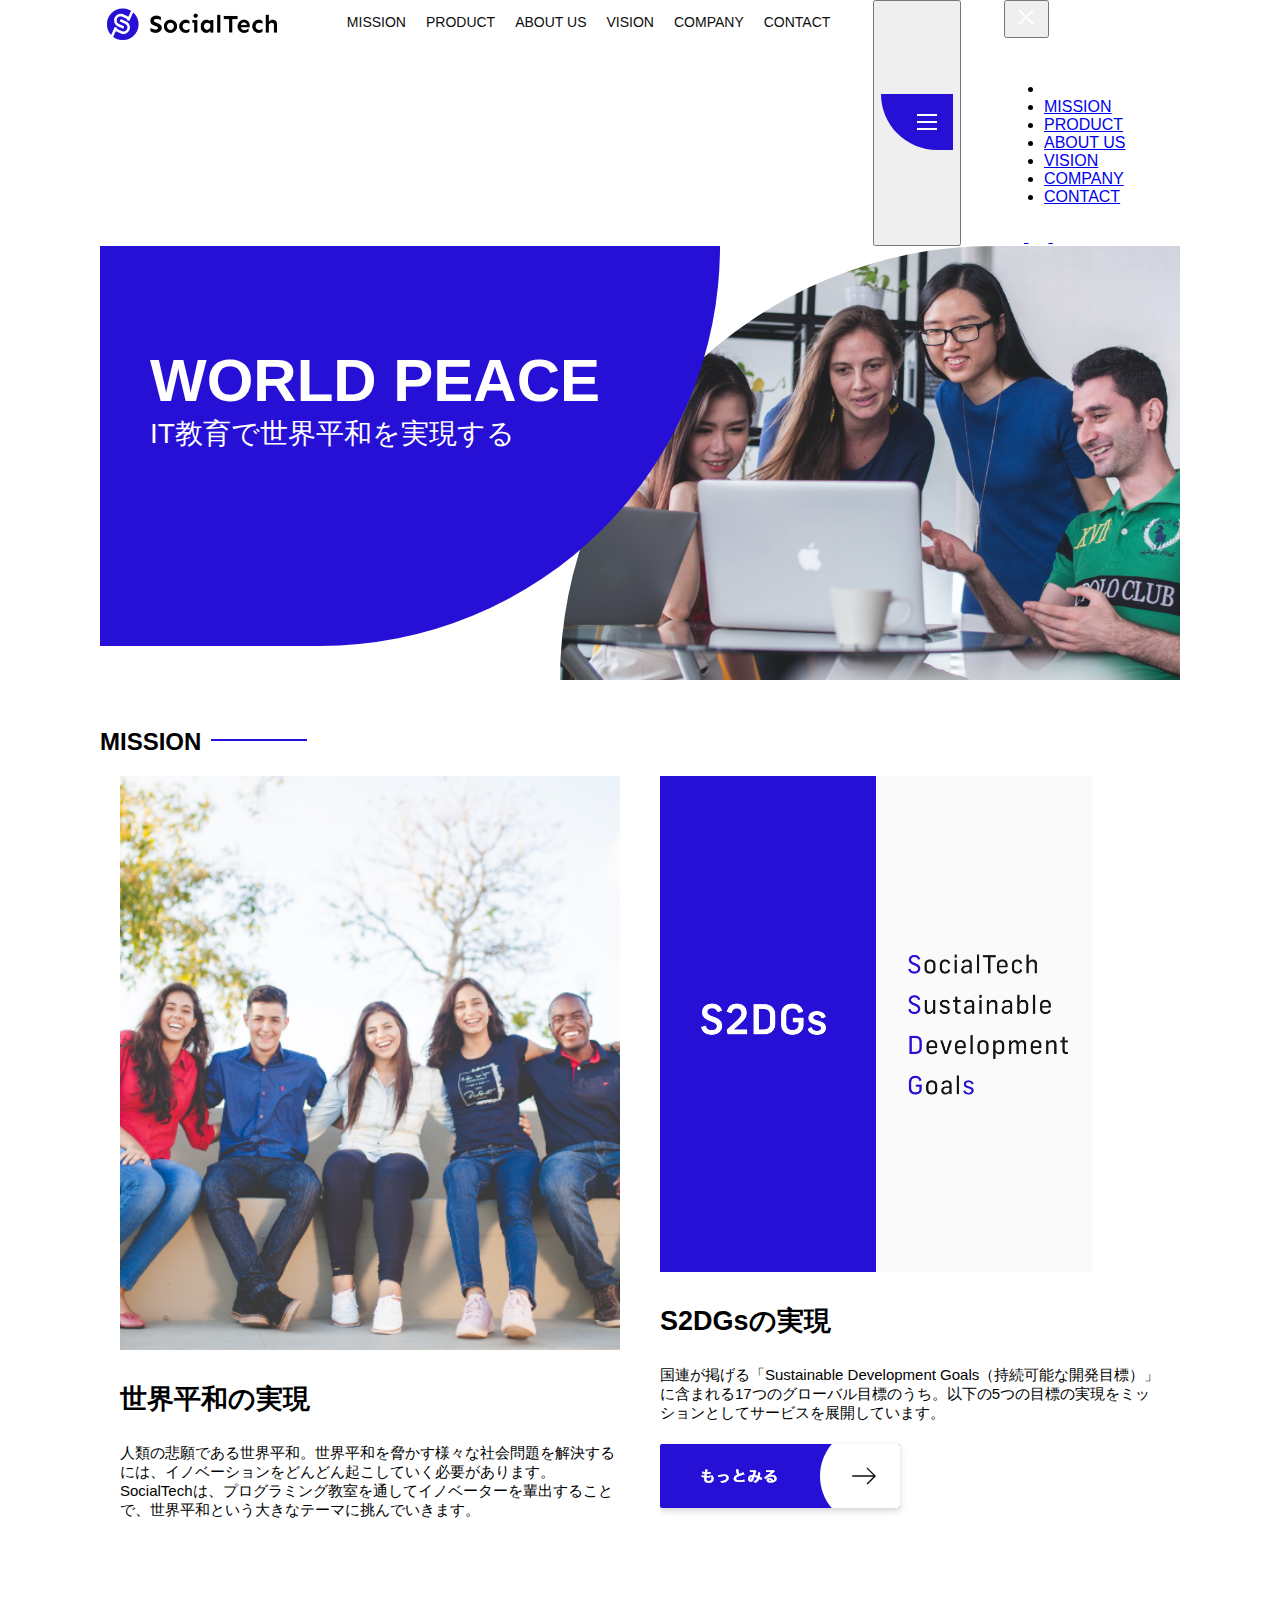
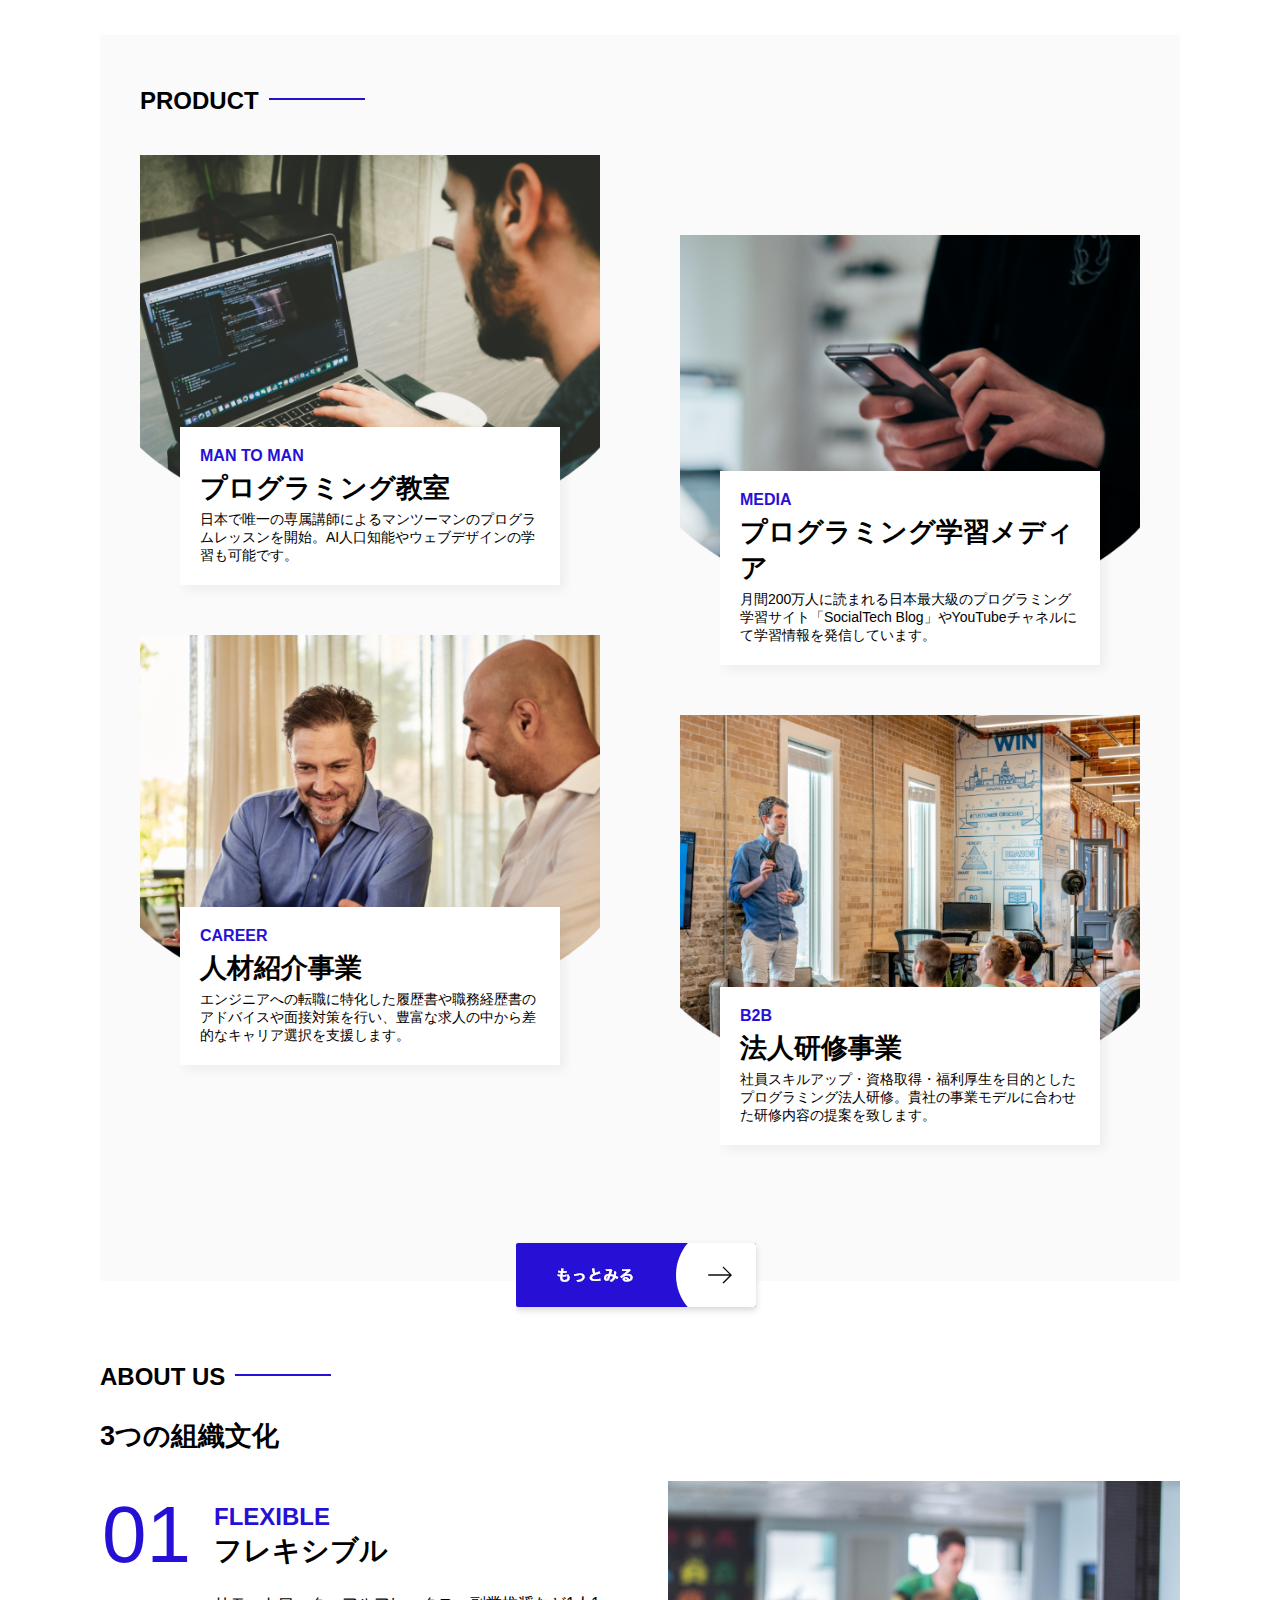
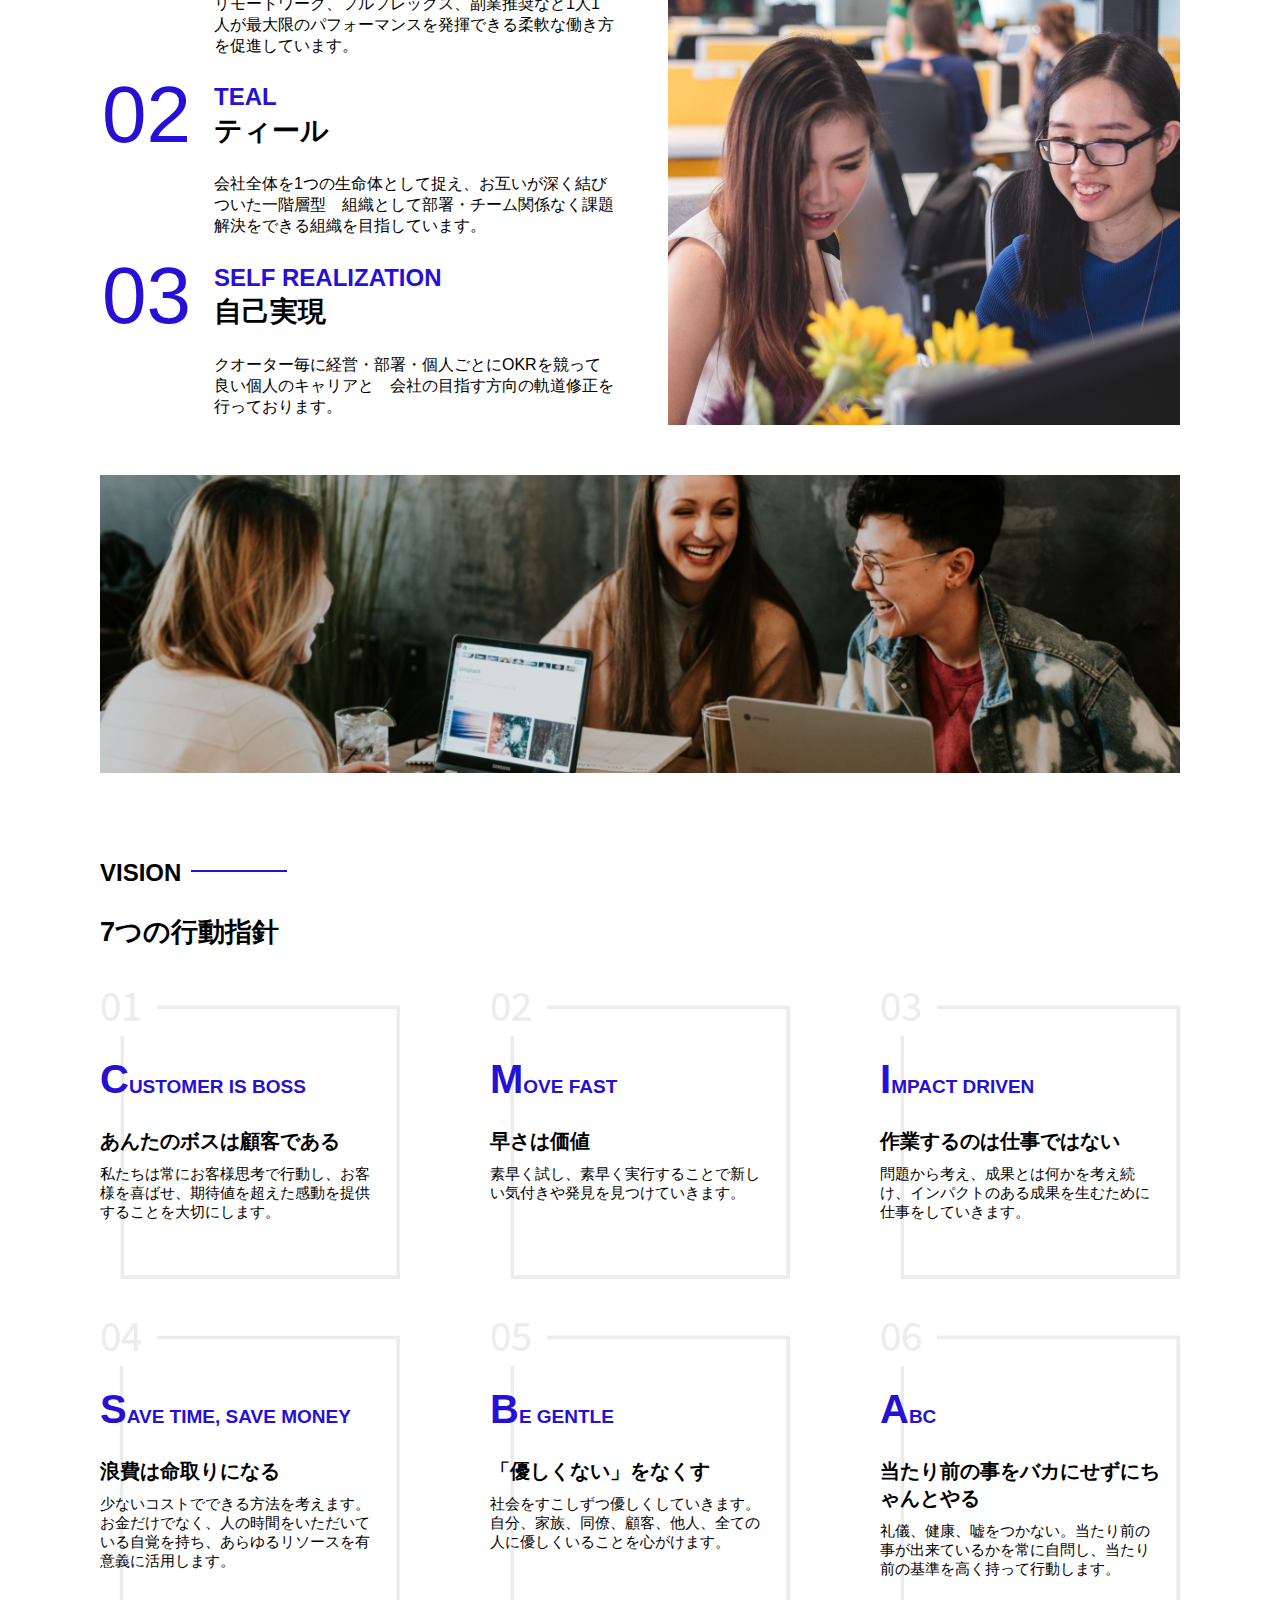
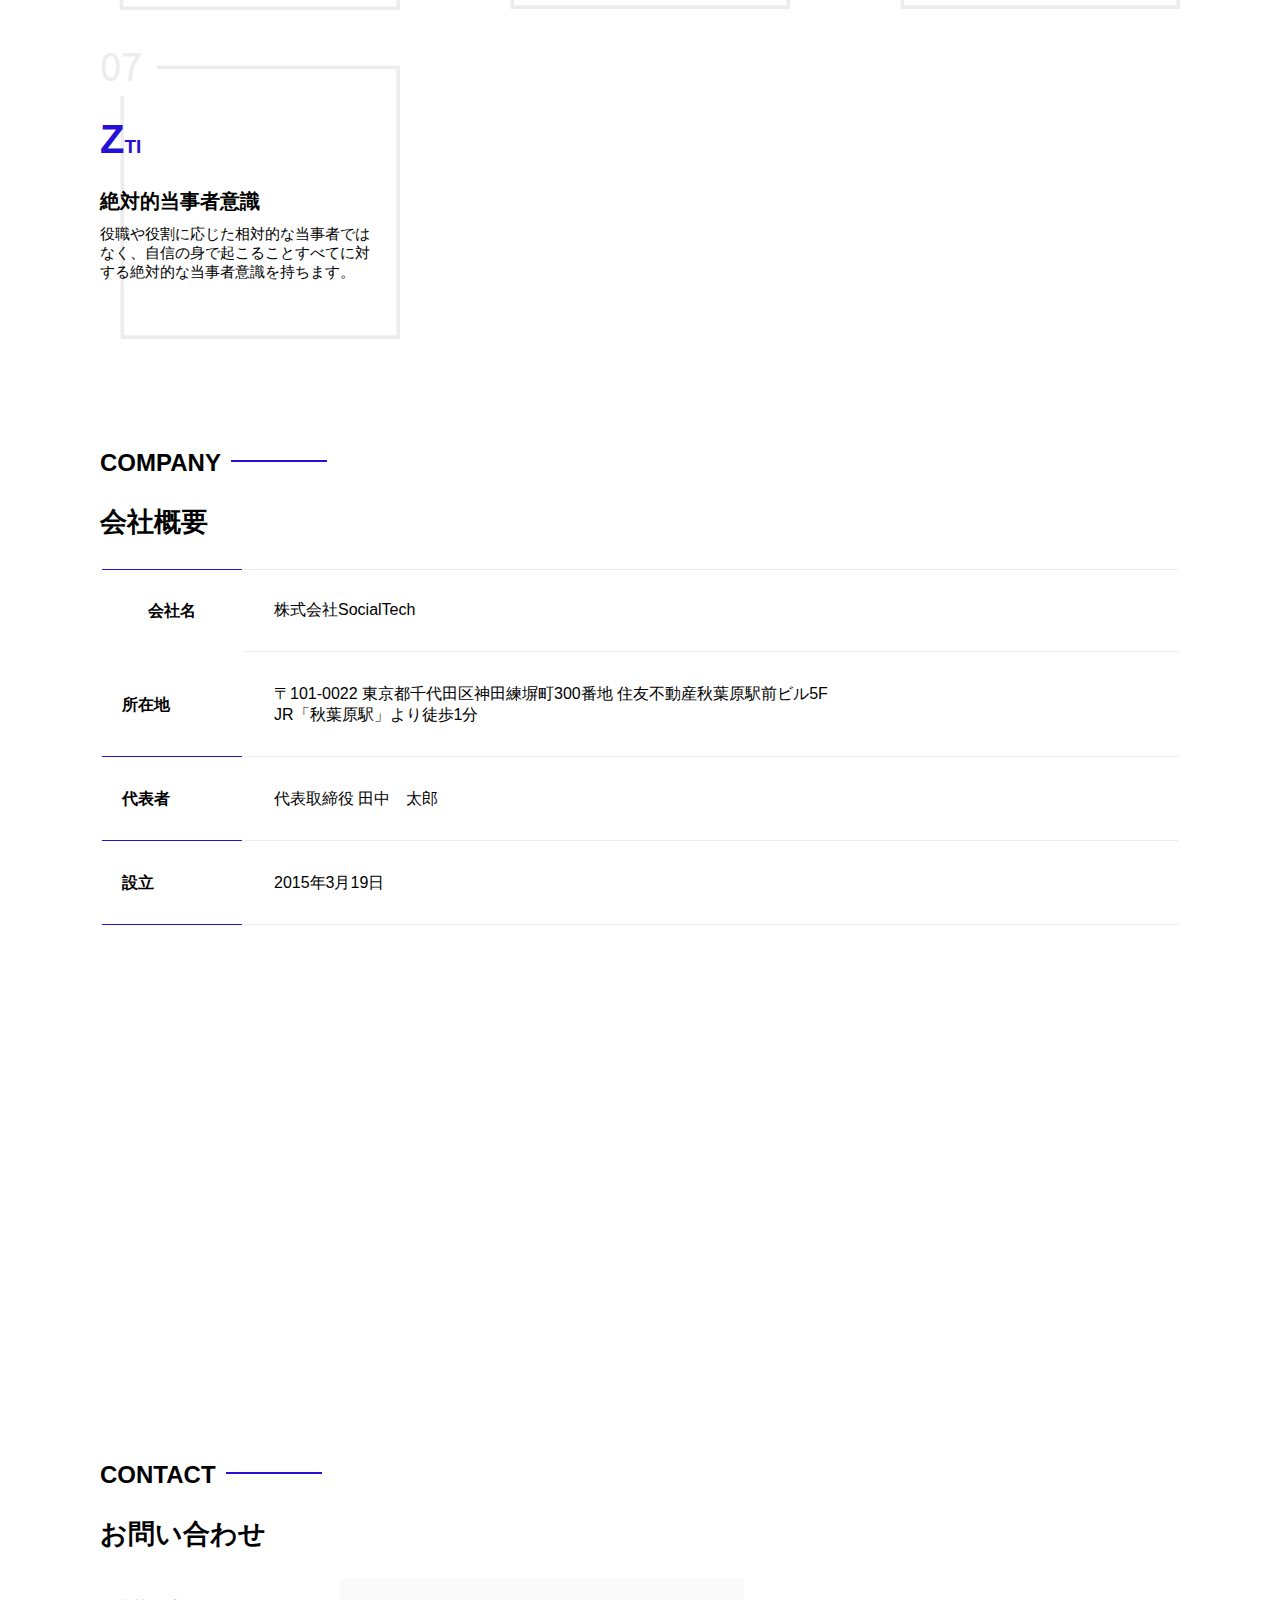
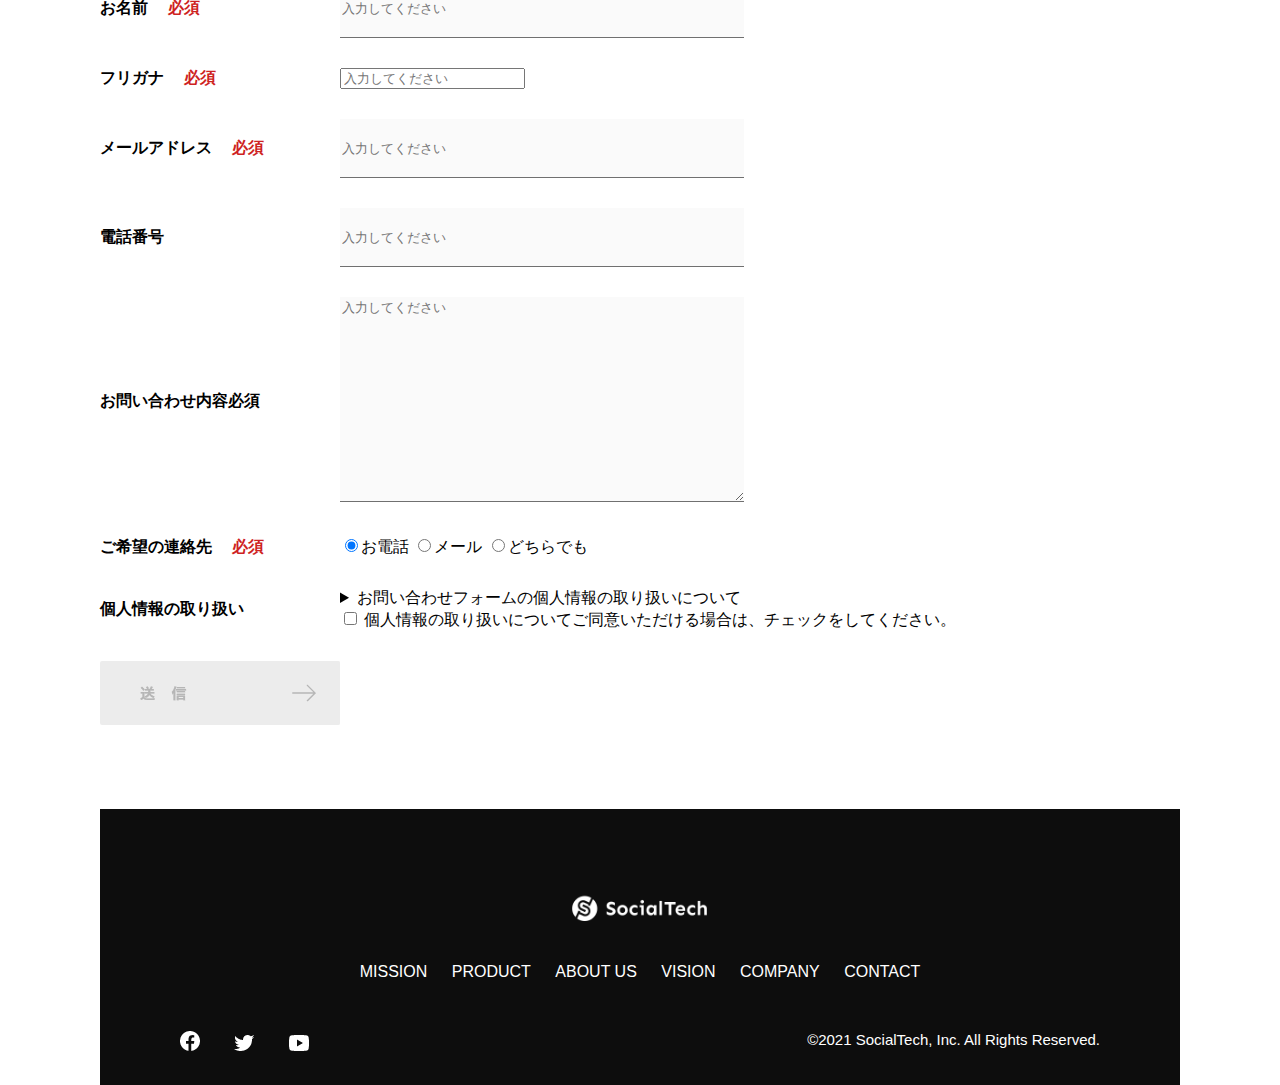
<file: socialtech/index.html>
<!DOCTYPE html>
<html>
    <head>
        <title>SocialTech</title>
        <meta charset="UTF-8">
        <meta name="description" content="SocialTechはEdTech業界のリーディングカンパニーを目指します。">
        <meta name="viewport" content="width=device-width, initial-scale=1.0">
        <link rel="stylesheet" href="style.css">
    </head>
    <body>
        <header>
            <!--ロゴ-->
            <a href="index.html" id="logo">
                <img src="images/logo.png" alt="トップページに戻る">
            </a>
            <!-- <PC用ナビゲーション>-->
            <nav id="nav-pc">
                <ul>
                    <li><a href="mission.html">MISSION</a></li>
                    <li><a href="product.html">PRODUCT</a></li>
                    <li><a href="index.html#aboutus">ABOUT US</a></li>
                    <li><a href="index.html#vision">VISION</a></li>
                    <li><a href="index.html#company">COMPANY</a></li>
                    <li><a href="index.html#contact">CONTACT</a></li>
                </ul>
            </nav>
            <!--スマホ用のメニューボタン-->
            <button id="menu-sp" onclick="document.getElementById('nav-sp').style.display = 'block'">
                <img src="images/button-menu.png" alt="ナビゲーションを開く">
            </button>
            <!--スマホ用ナビゲーション-->
            <div i="nav-sp">
                <button id="close" onclick="document.getElementById('nav-sp').style.display = 'none'">
                    <img src="images/button-close.png" alt="ナビゲーションを閉じる">
                </button>

                <nav>
                    <ul>
                        <li>
                            <a id="logo-sp" href="index.html" onclick="document.getElementById('nav-sp').style.display = 'none'"><img src="images/logo-sp.png" alt="トップページに戻る"></a>
                        </li>
                        <li><a class="menu" href="mission.html" onclick="document.getElementById('nav-sp').style.display = 'none'">MISSION</a></li>
                        <li><a class="menu" href="product.html" onclick="document.getElemntById('nav-sp').style.display = 'none'">PRODUCT</a></li>
                        <li><a class="menu" href="index.html#aboutus" onclick="document.getElementById('nav-sp').style.display ='none'">ABOUT US</a></li>
                        <li><a class="menu" href="index.html#vision" onclick="document.getElementById('nav-sp').style.display = 'none'">VISION</a></li>
                        <li><a class="menu" href="index.html#company" onclick="document.getElementById('nav-sp').style.display = 'none'">COMPANY</a></li>
                        <li><a class="menu" href="index.html#contact" onclick="document.getElementById('nav-sp').style.display = 'none'">CONTACT</a></li>
                    </ul>
                </nav>
                <div id="sns">
                    <a href="https://www.facebook.com/sejuku2013">
                        <img src="images/button-facebook.png" alt="Facebookのリンク">
                    </a>
                    <a href="https://twitter.com/samuraijuku">
                        <img src="images/button-twitter.png" alt="Twitterのリンク">
                    </a>
                    <a href="https://www.youtube.com/channel/UCCFOQO5aDK0xXam4cUQXT8g">
                        <img src="images/button-youtube.png" alt="YouTubeのリンク">
                    </a>
                </div>
            </div>
        </header>

        <main>
            <article>
                <section id="main-visual">
                <div id="main-message">
                    <h1>WORLD PEACE</h1>
                    <p>IT教育で世界平和を実現する</p>
                </div>
                <img src="images/index/index-main.png" alt="PC周りに集まる多国籍の仲間たち">
                </section>
                <!--ミッション-->
                <section id="mission">
                    <h2 class="index-h2">MISSION</h2>
                    <div id="mission-flex">
                        <div>
                            <img id="mission-photo" src="images/index/index-mission.png" alt="屋外のベンチで写真を撮影する多国籍の仲間たち">
                            <h3>世界平和の実現</h3>
                            <p>
                                人類の悲願である世界平和。世界平和を脅かす様々な社会問題を解決するには、イノベーションをどんどん起こしていく必要があります。SocialTechは、プログラミング教室を通してイノベーターを輩出することで、世界平和という大きなテーマに挑んでいきます。
                            </p>
                        </div>
                        <div>
                            <img id="s2dge" src="images/index/s2dgs.png" alt="S2DGs">
                            <h3>S2DGsの実現</h3>
                            <p>国連が掲げる「Sustainable Development Goals（持続可能な開発目標）」に含まれる17つのグローバル目標のうち。以下の5つの目標の実現をミッションとしてサービスを展開しています。</p>
                            <a href="mission.html">
                                <img src="images/button-more.png" alt="もっとみる">
                            </a>
                        </div>
                    </div>
                </section>
                <!--プロダクト-->
                <section id="product">
                    <h2 class="index-h2">PRODUCT</h2>
                    <div class="product-flex">
                        <div id="product-left">
                            <div>
                                <img class="product-photo" src="images/index/index-mantoman.png" alt="PCでコードを書く男性">
                                <div class="product-explain">
                                    <span>MAN TO MAN</span>
                                    <h3>プログラミング教室</h3>
                                    <p>日本で唯一の専属講師によるマンツーマンのプログラムレッスンを開始。AI人口知能やウェブデザインの学習も可能です。</p>
                                </div>
                            </div>
                            <div>
                                <img class="product-photo" src="images/index/index-career.png" alt="笑顔で話し合う2人の男性">
                                <div class="product-explain">
                                 <span>CAREER</span>
                                 <h3>人材紹介事業</h3>
                                 <p>エンジニアへの転職に特化した履歴書や職務経歴書のアドバイスや面接対策を行い、豊富な求人の中から差的なキャリア選択を支援します。</p>
                                </div>
                            </div>
                        </div>
                        <div id="product-right">
                            <div>
                                <img class="product-photo" src="images/index/index-media.png" alt="スマートフォンを操作する人">
                                <div class="product-explain">
                                    <span>MEDIA</span>
                                    <h3>プログラミング学習メディア</h3>
                                    <p>月間200万人に読まれる日本最大級のプログラミング学習サイト「SocialTech Blog」やYouTubeチャネルにて学習情報を発信しています。</p>
                                </div>
                            </div>
                            <div>
                                <img class="product-photo" src="images/index/index-b2b.png" alt="講演中の男性とそれを聴く人々">
                                <div class="product-explain">
                                    <span>B2B</span>
                                    <h3>法人研修事業</h3>
                                    <p>社員スキルアップ・資格取得・福利厚生を目的としたプログラミング法人研修。貴社の事業モデルに合わせた研修内容の提案を致します。</p>
                                </div>
                            </div>
                        </div>
                    </div>
                        <div id="product-more">
                            <a href="product.html">
                                <img src="images/button-more.png" alt="もっとみる">
                            </a>
                        </div>
                </section>
                <!--ABOUT US-->
                <section id="aboutus">
                    <h2 class="index-h2">ABOUT US</h2>
                    <h3>3つの組織文化</h3>
                    <div>
                        <table class="culture-table">
                            <tr>
                                <td class="culture-num">01</td>
                                <th><span class="culture-en">FLEXIBLE</span><br>フレキシブル</th>
                            </tr>
                            <tr>
                                <td>
                                    <!--空のセル-->
                                </td>
                                <td class="culture-description">リモートワーク、フルフレックス、副業推奨など1人1人が最大限のパフォーマンスを発揮できる柔軟な働き方を促進しています。</td>
                            </tr>
                            <tr>
                                <td class="culture-num">02</td>
                                <th><span class="culture-en">TEAL</span><br>ティール</th>
                            </tr>
                            <tr>
                                <td>
                                    <!--空のセル-->
                                </td>
                                <td class="culture-description">会社全体を1つの生命体として捉え、お互いが深く結びついた一階層型　組織として部署・チーム関係なく課題解決をできる組織を目指しています。</td>
                            </tr>
                            <tr>
                                <td class="culture-num">03</td>
                                <th><span class="culture-en">SELF REALIZATION</span><br>自己実現</th>
                            </tr>
                            <tr>
                            <td>
                                <!--空のセル-->
                            </td>
                            <td class="culture-description">クオーター毎に経営・部署・個人ごとにOKRを競って良い個人のキャリアと　会社の目指す方向の軌道修正を行っております。</td>
                            </tr>
                        </table>  
                        <img class="culture-img" src="images/index/index-aboutus1.png" alt="笑顔で話し合う2人の女性">
                    </div>
                    <img class="culture-img2" src="images/index/index-aboutus2.png" alt="笑顔で話し合う3人の男女">
                </section>
                <!--VISION-->
                <section id="vision">
                    <h2 class="index-h2">VISION</h2>
                    <h3>7つの行動指針</h3>
                    <div>
                        <div class="vision-box">
                            <img src="images/index/vision-01.png" alt="01">
                            <div>
                                <h4>CUSTOMER IS BOSS</h4>
                                <h5>あんたのボスは顧客である</h5>
                                <p>私たちは常にお客様思考で行動し、お客様を喜ばせ、期待値を超えた感動を提供することを大切にします。</p>
                            </div>
                        </div>
                        <div class="vision-box">
                            <img src="images/index/vision-02.png" alt="02">
                            <div>
                                <h4>MOVE FAST</h4>
                                <h5>早さは価値</h5>
                                <p>素早く試し、素早く実行することで新しい気付きや発見を見つけていきます。</p>
                            </div>
                        </div>
                        <div class="vision-box">
                            <img src="images/index/vision-03.png" alt="03">
                            <div>
                                <h4>IMPACT DRIVEN</h4>
                                <h5>作業するのは仕事ではない</h5>
                                <p>問題から考え、成果とは何かを考え続け、インパクトのある成果を生むために仕事をしていきます。</p>
                            </div>
                        </div>
                        <div class="vision-box">
                            <img src="images/index/vision-04.png" al="04">
                            <div>
                                <h4>SAVE TIME, SAVE MONEY</h4>
                                <h5>浪費は命取りになる</h5>
                                <p>少ないコストでできる方法を考えます。お金だけでなく、人の時間をいただいている自覚を持ち、あらゆるリソースを有意義に活用します。</p>
                            </div>
                        </div>
                        <div class="vision-box">
                            <img src="images/index/vision-05.png" alt="05">
                            <div>
                                <h4>BE GENTLE</h4>
                                <h5>「優しくない」をなくす</h5>
                                <p>社会をすこしずつ優しくしていきます。自分、家族、同僚、顧客、他人、全ての人に優しくいることを心がけます。</p>
                            </div>
                        </div>
                        <div class="vision-box">
                            <img src="images/index/vision-06.png" alt="06">
                            <div>
                                <h4>ABC</h4>
                                <h5>当たり前の事をバカにせずにちゃんとやる</h5>
                                <p>礼儀、健康、嘘をつかない。当たり前の事が出来ているかを常に自問し、当たり前の基準を高く持って行動します。</p>
                            </div>
                        </div>
                        <div class="vision-box">
                            <img src="images/index/vision-07.png" alt="07">
                            <div>
                                <h4>ZTI</h4>
                                <h5>絶対的当事者意識</h5>
                                <p>役職や役割に応じた相対的な当事者ではなく、自信の身で起こることすべてに対する絶対的な当事者意識を持ちます。</p>
                            </div>
                        </div>
                    </div>
                </section>
                <!--COMPANY-->
                <section id="company">
                    <h2 class="index-h2">COMPANY</h2>
                    <h3>会社概要</h3>
                    <table id="company-table">
                        <tr>
                            <th class="tbleheader tableheader-first">会社名</th>
                            <td class="cell cell-first">株式会社SocialTech</td>
                        </tr>
                        <tr>
                            <th class="tableheader">所在地</th>
                            <td class="cell">〒101-0022 東京都千代田区神田練塀町300番地 住友不動産秋葉原駅前ビル5F<br>JR「秋葉原駅」より徒歩1分</td>
                        </tr>
                        <tr>
                            <th class="tableheader">代表者</th>
                            <td class="cell">代表取締役 田中　太郎</td>
                        </tr>
                        <tr>
                            <th class="tableheader">設立</th>
                            <td class="cell">2015年3月19日</td>
                        </tr>
                    </table>
                    <iframe
                    src="https://www.google.com/maps/embed?pb=!1m18!1m12!1m3!1d3240.0686781122818!2d139.7720776744534!3d35.69992752894899!2m3!1f0!2f0!3f0!3m2!1i1024!2i768!4f13.1!3m3!1m2!1s0x60188fee13660e23%3A0x77137876edf742ac!2z5L2P5Y-L5LiN5YuV55Sj56eL6JGJ5Y6f6aeF5YmN44OT44Or!5e0!3m2!1sja!2sjp!4v1730588675887!5m2!1sja!2sjp"
                    style="border:0;" allowfullscreen="" loading="lazy">
                    </iframe>
                </section>
                <!--お問い合わせフォーム-->
                <section id="contact">
                    <h2 class="index-h2">CONTACT</h2>
                    <h3>お問い合わせ</h3>
                    <form>
                    <div>
                        <div class="contact-heading">
                        <label class="contact-label">お名前<span class="contact-span">必須</span></label>
                        </div>
                        <div>
                            <input type="text" name="name" placeholder="入力してください" class="contact-textbox">
                        </div>
                    </div>
                    <div>
                        <div class="contact-heading">
                            <label class="contact-label">フリガナ<span class="contact-span">必須</span></label>
                        </div>
                        <div>
                            <input class="text" name="hurigana" placeholder="入力してください" class="contact-textbox">
                        </div>
                    </div>
                    <div>
                        <div class="contact-heading">
                            <label class="contact-label">メールアドレス<span class="contact-span">必須</span></label>
                        </div>
                        <div>
                            <input type="text" name="email" placeholder="入力してください" class="contact-textbox">
                        </div>
                    </div>
                    <div>
                        <div class="contact-heading">
                            <label class="contact-label">電話番号</label>
                        </div>
                        <div>
                            <input type="text" name="tel" placeholder="入力してください" class="contact-textbox">
                        </div>
                    </div>
                    <div>
                        <div class="contact-heading">
                            <label class="contact-label">お問い合わせ内容<span class=contact-span">必須</span></label>
                        </div>
                        <div>
                            <textarea class="contact-textarea" placeholder="入力してください" name="message"></textarea>
                        </div>
                    </div>
                    <div>
                        <div class="contact-heading">
                            <label class="contact-label">ご希望の連絡先<span class="contact-span">必須</span></label>
                        </div>
                        <div>
                            <input class="radiobutton" type="radio" value="tel" name="contact" checked><label>お電話</label>
                            <input class="radiobutton" type="radio" value="mail" name="contact"><label>メール</label>
                            <input class="radiobutton" type="radio" value="both" name="contact"><label>どちらでも</label>
                        </div>
                    </div>
                    <div>
                        <div class="contact-heading">
                            <label class="contact-label">個人情報の取り扱い</label>
                        </div>
                        <div>
                            <details>
                                <summary>お問い合わせフォームの個人情報の取り扱いについて</summary>
                                <div>
                                    <dl>
                                        <dt>1. 組織の名称又は氏名</dt>
                                        <dd>株式会社SocialTech</dd>
                                        <dt>2. 個人情報保護管理者（若しくはその代理人）の氏名又は職名、所属及び連絡先</dt>
                                        <dd>
                                            <p>鈴木　一郎　コーポレート部</p>
                                            <p>メールアドレス：samurai@expmle.com</p>
                                            <p>TEL：03-1234-5678</p>
                                        </dd>
                                        <dt>3. 個人情報の利用目的</dt>
                                        <dd>
                                            <ul>
                                                <li>本サービス及び本サービスに関する情報の提供又はそれらに関する連絡のため</li>
                                                <li>ユーザーの本人確認のため</li>
                                                <li>当社サービスのご案内のため</li>
                                                <li>当社の商品等の広告または宣伝（電子メールによるものを含むものとします。）</li>
                                            </ul>
                                        </dd>
                                        <dt>4. 個人情報の取り扱い業務の委託</dt>
                                        <dd>個人情報の取り扱い業務の全部または一部を外部に業務委託する場合があります。その際、弊社は、個人情報を適切に保護できる管理体制を敷き実行していることを条件として委託先を厳選したうえで、機密保持契約を委託先と締結し、お客様の個人情報を厳密に管理させます。</dd>
                                        <dt>5. 個人情報の開示等の請求</dt>
                                        <dd>
                                        お客様は、弊社に対してご自身の個人情報の開示等（利用目的の通知、開示、内容の訂正・追加・削除、利用の停止または消去、第三者への提供の停止）に関して、当社問い合わせ窓口に申し出ることができます。<br>
                                        その際、弊社はお客様ご本人を確認させていただいたうえで、合理的な期間内に対応いたします。<br>
                                        なお、個人情報に関する弊社問い合わせ先は、次の通りです。
                                        </dd>
                                        <dd>
                                            <p>株式会社SocialTech　個人情報問い合わせ窓口</p>
                                            <p>〒150-0043　東京都千代田区神田練塀町300番地　住友不動産秋葉原駅前ビル5F</p>
                                            <p>メールアドレス：samurai@example.com　TEL：03-1234-5678</p>
                                        </dd>

                                        <dt>6. 個人情報を提供されることの任意性について</dt>
                                        <dd>お客様がご自身の個人情報を弊社に提供されるか否かは、お客様のご判断によりますが、もしご提供されない場合には、適切なサービスが提供できない場合がありますので予めご了承ください。</dd>
                                    </dl>
                                </div>
                            </details>
                            <input type="checkbox" name="agree">
                            <span>個人情報の取り扱いについてご同意いただける場合は、チェックをしてください。</span>
                        </div>
                    </div>
                    <input type="image" src="images/button-submit.png" alt="送信する">
                    </form>
                </section>
            </article>
        </main>

        <footer>
            <div id="footer-logo">
                <img src="images/logo-sp.png" alt="SocialTech">
            </div>
            <div id="footer-link">
                <a href="mission.html">MISSION</a>
                <a href="product.html">PRODUCT</a>
                <a href="index.html#aboutus">ABOUT US</a>
                <a href="index.html#vision">VISION</a>
                <a href="index.html#company">COMPANY</a>
                <a href="index.html#contact">CONTACT</a>
            </div>
            <div id="sns-footer">
                <div class="sns-btns">
                    <a href="https://www.facebook.com/sejuku2013"><img src="images/button-facebook.png" alt="Facebookのリンク"></a>
                    <a href="https://twitter.com/samuraijuku"><img src="images/button-twitter.png" alt="Twitterのリンク"></a>
                    <a href="https://www.youtube.com/channel/UCCFOQO5aDK0xXam4cUQXT8g"><img src="images/button-youtube.png" alt="YouTubeのリンク"></a>
                </div>
            <p id="copyright">&copy;2021 SocialTech, Inc. All Rights Reserved.</p>
            </div>
        </footer>
    </body>
</html>
</file>
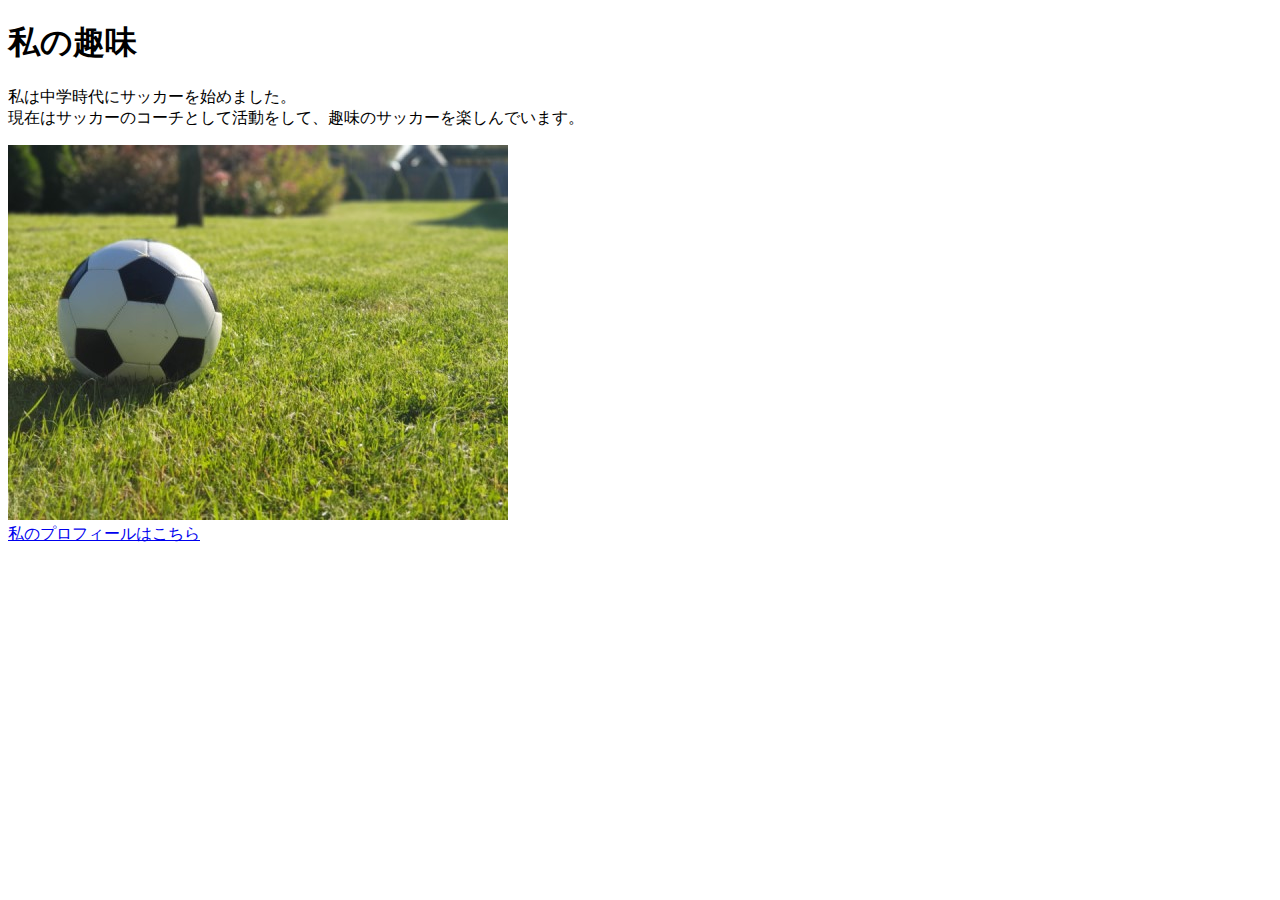
<file: kadai_005/html.html>
<!DOCTYPE html>
<html>
    <head>
        <title>5章課題</title>
        <meta name="description" content="このページは5章の課題です。">
        <meta charset="utf-8">
    </head>
    <body>
        <header>
            <h1>私の趣味</h1>
        </header>
        <main>
           <p>私は中学時代にサッカーを始めました。<br>現在はサッカーのコーチとして活動をして、趣味のサッカーを楽しんでいます。</p> 
        </main>
        <img src="images/sample.jpg" alt="写真"><br>
        <a href="https://x.com/samuraijuku">私のプロフィールはこちら</a>
    </body>
</html>
</file>
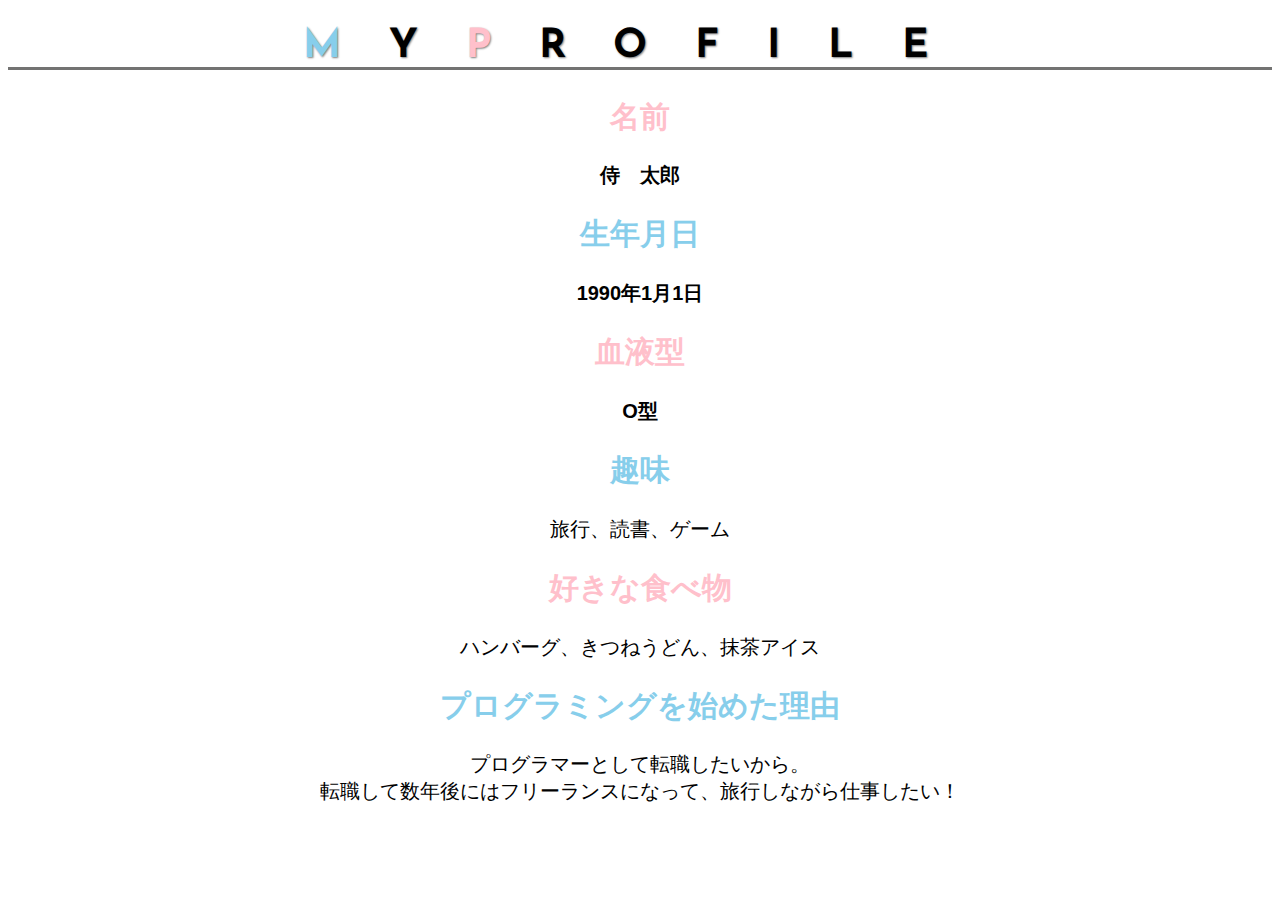
<file: kadai_015/kadai_015.html>
<!DOCTYPE html>
<html>
    <head>
        <title>15章課題</title>
        <meta charset="utf-8">
        <meta name="description" content="このページは15章の課題です。">
        <link rel="stylesheet" href="style.css">
        <link rel="preconnect" href="https://fonts.googleapis.com">
        <link rel="preconnect" href="https://fonts.gstatic.com" crossorigin="">
        <link href="https://fonts.googleapis.com/css2?family=Josefin+Sans:ital,wght@0,100..700;1,100..700&amp;display=swap" rel="stylesheet">
    </head>
    <body>
        <h1><span class="blue">M</span>Y<span class="pink">P</span>ROFILE</h1>
        <div id="basic">
            <h2 class="pink">名前</h2>
            <p>侍　太郎</p>
            <h2 class="blue">生年月日</h2>
            <p>1990年1月1日</p>
            <h2 class="pink">血液型</h2>
            <p>O型</p>
        </div>
        <h2 class="blue">趣味</h2>
        <p>旅行、読書、ゲーム</p>
        <h2 class="pink">好きな食べ物</h2>
        <p>ハンバーグ、きつねうどん、抹茶アイス</p>
        <h2 class="blue">プログラミングを始めた理由</h2>
        <p>プログラマーとして転職したいから。<br>転職して数年後にはフリーランスになって、旅行しながら仕事したい！</p>
    </body>
</html>
</file>
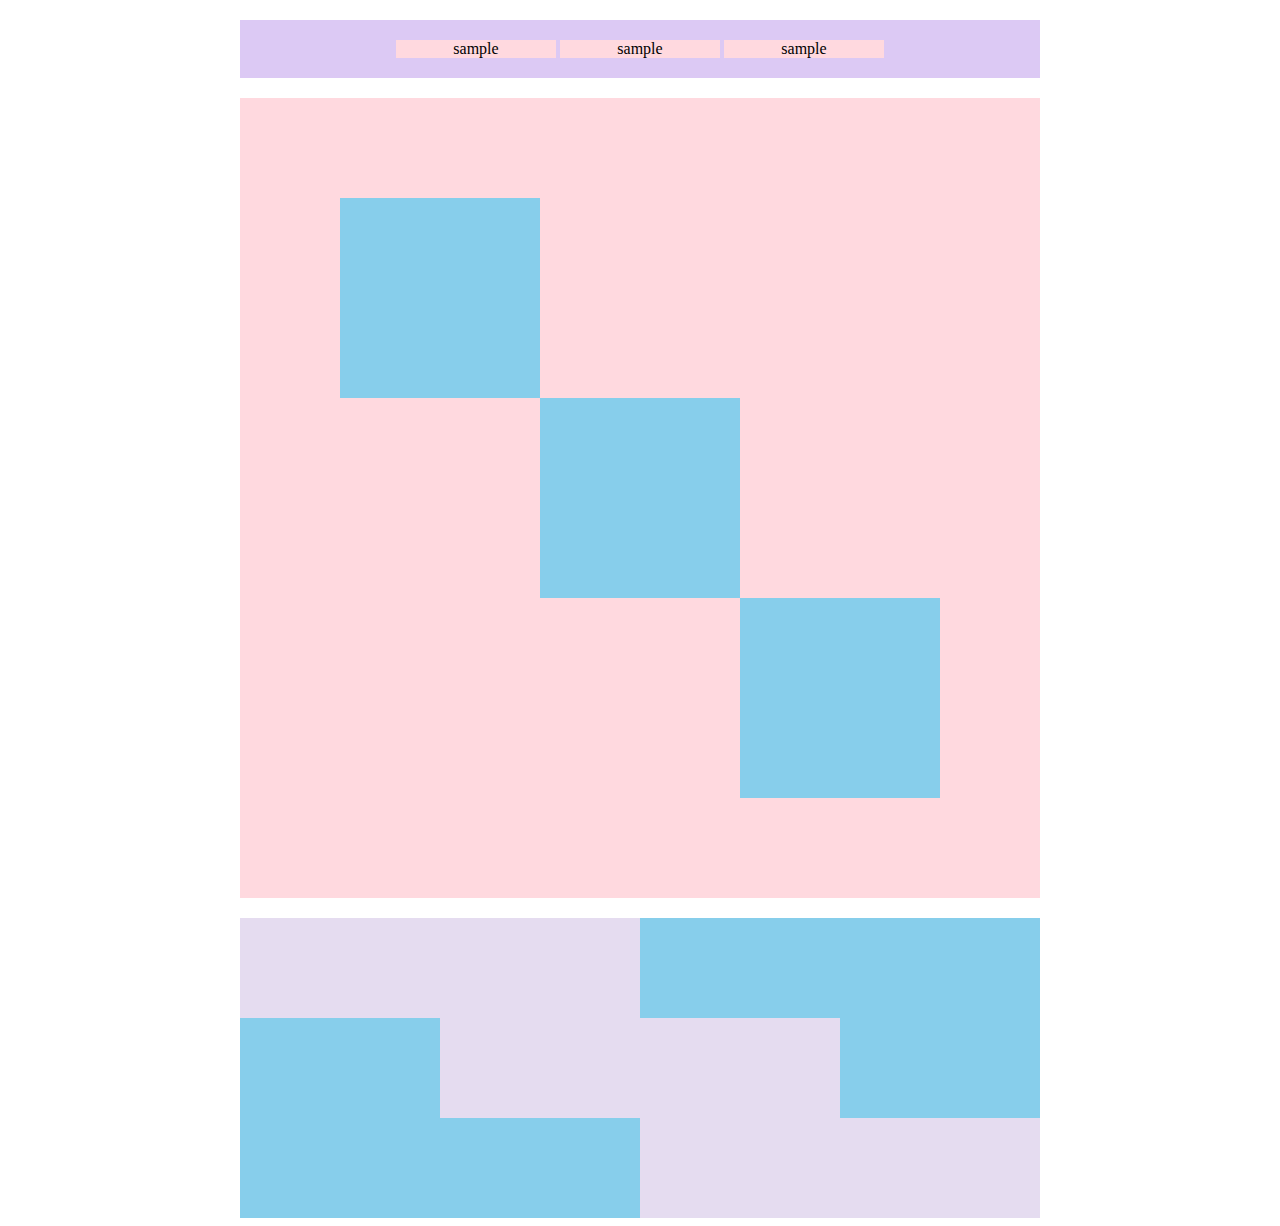
<file: kadai_018/kadai_018.html>
<!DOCTYPE html>
<html>
    <head>
        <meta charset="UTF-8">
        <link rel="stylesheet" href="style.css">
        <meta name="description" content="このページは18章の課題です。">
        <title>18章の課題</title>
    </head>
    <body>
        <div id="top">
            <p class="top-child">sample</p>
            <p class="top-child">sample</p>
            <p class="top-child">sample</p>
        </div>
        <div id="middle">
            <div id="middle-child01"></div>
            <div id="middle-child02"></div>
            <div id="middle-child03"></div>
        </div>
        <div id="bottom">
            <div id="bottom-child01"></div>
            <div id="bottom-child02"></div>
            <div id="bottom-child03"></div>
        </div>
    </body>
</html>
</file>
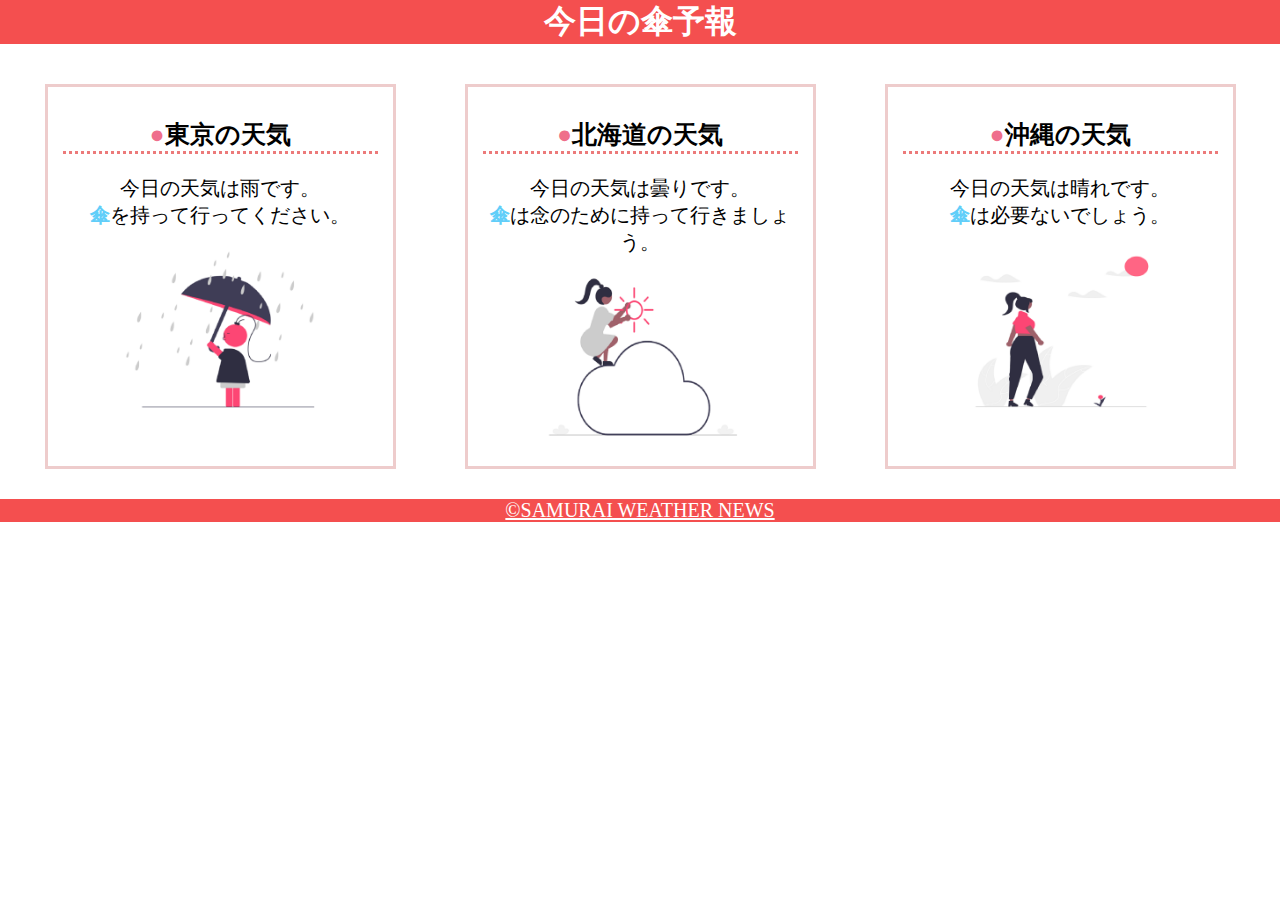
<file: kadai_022/kadai_022.html>
<!DOCTYPE html>
<html>
    <head>
        <meta charset="UTF-8">
        <meta name="viewport" content="width=device-width, initial-scale=1.0">
        <link rel="stylesheet" href="style.css">
        <meta name="description" content="このページは22章の課題です。">
        <title>22章の課題</title>
    </head>
    <body>

        <header>
            <h1>今日の傘予報</h1>
        </header>

        <main>

            <div id="parent">
                <div class="contents">
                    <h2>東京の天気</h2>
                    <p>今日の天気は雨です。</p>
                    <p>傘を持って行ってください。</p>
                    <img src="images/rainy.png" alt="雨">
                </div>

                <div class="contents">
                    <h2>北海道の天気</h2>
                    <p>今日の天気は曇りです。</p>
                    <p>傘は念のために持って行きましょう。</p>
                    <img src="images/cloudy.png" alt="曇り">
                </div>

                <div class="contents">
                    <h2>沖縄の天気</h2>
                    <p>今日の天気は晴れです。</p>
                    <p>傘は必要ないでしょう。</p>
                    <img src="images/sunny.png" alt="晴れ">
                </div>

            </div>

        </main>

        <footer>
            <a href="https://www.sejuku.net/corp/">&copy;SAMURAI WEATHER NEWS</a>
        </footer>

    </body>
</html>
</file>
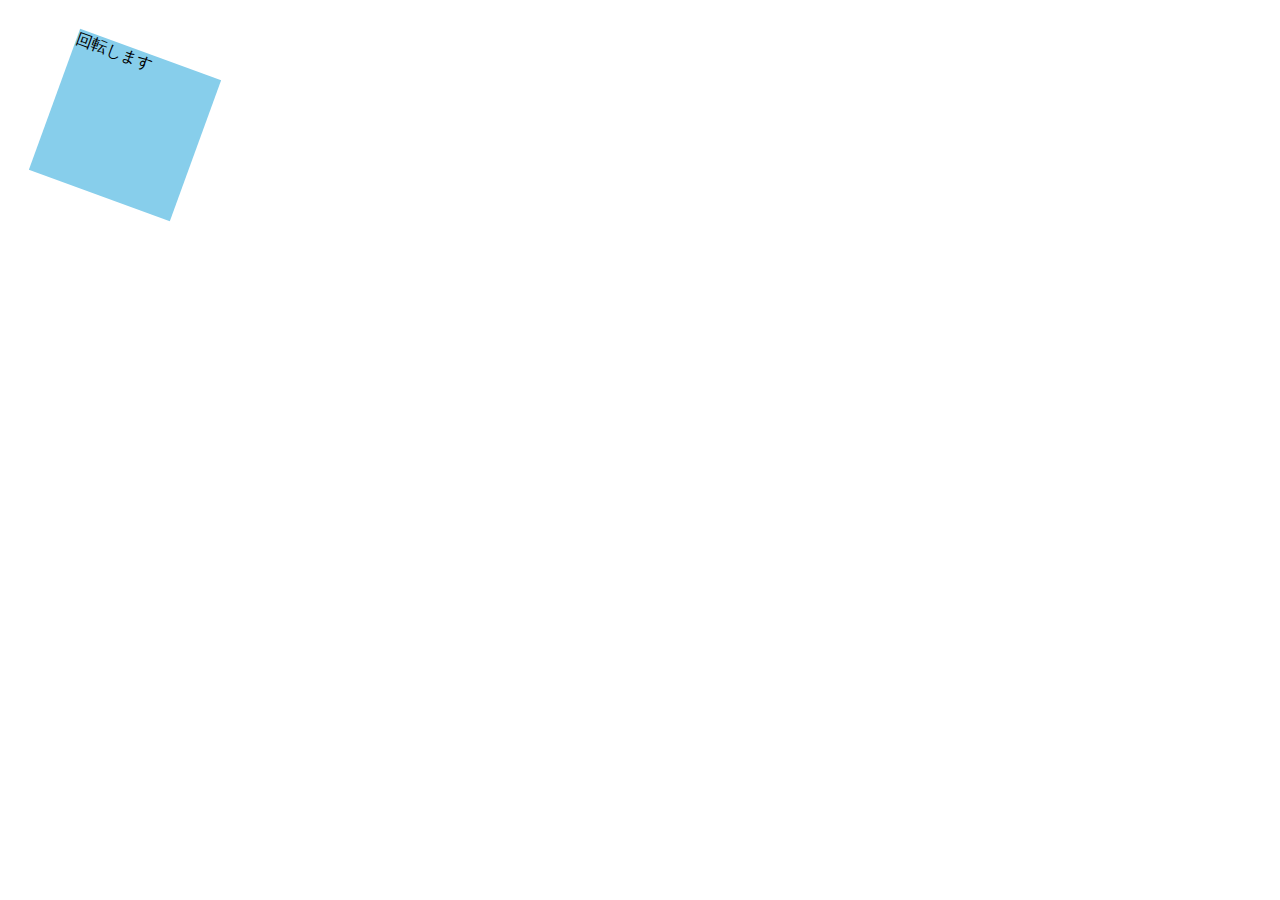
<file: kadai_mdn_css/mdn.html>
<!DOCTYPE html>
<html>
    
<head>
    <style>
        div {
            transform: rotate(20deg);
            position: absolute;
            left: 50px;
            top: 50px;
            width: 150px;
            height: 150px;
            background-color: skyblue;
        }
    </style>
</head>

<body>
    <div>
        回転します
    </div> 
</body>

</html>
</file>
<file: socialtech/style.css>
/*PC, スマホ共通のスタイル*/
* {
    box-sizing: brder-box;
}

p {
    font-size: 15px;
}

body {
    max-width: 1080px;
    margin: 0 auto 0 auto;
    font-family: "Source Sans Pro", "Hiragino Kaku Gothic ProN", Meiryo, Arial, sans-serif;
}
header {
    display: flex;
    justify-content: space-between;
}
#nav-pc {
    font-size: 14px;
}
#nav-pc ul {
    display: flex;
    padding-left: 0;
}
#nav-pc li {
    list-style: none;
}
#nav-pc a {
    text-decoration: none;
    margin-left: 20px;
    color: #0d0d0d;
}
#nav-pc a:hover {
    text-decoration: underline;
}
#main-visual {
    position: relative;
    height: 400px;
}
#main-message {
    position: absolute;
    top: 0;
    left: 0;
    background-color: #2710d5;
    color: #ffffff;
    border-radius: 0 0 476px 0;
    max-width: 620px;
    height: 100%;
    width: 100%;
    z-index: 11;
}
#main-message > h1 {
    font-size: 60px;
    margin: 100px 0 0 50px;
}
#main-message > p {
    font-size: 28px;
    margin: 0 0 0 50px;
}
#main-visual > img {
    position: absolute;
    max-width: 620px;
    border-radius: 476px 0 0 0;
    top: 0;
    right: 0;
    z-index: 10;
}
h2 {
    margin: 40px 0 0 0;
}
h2::after {
    content: url("images/line.png");
    margin-left: 10px;
}
h3 {
    font-size: 27px;
}
#mission {
    margin: 80px auto 80px auto;
}
#mission-flex {
    display: flex;
}
#mission-flex > div {
    width: 50%;
    margin: 20px;
}
#mission-photo {
    width: 100%;
}
#s2dgs {
    margin-top: 50px;
    width: 100%;
}
#product {
    background-color: #fafafa;
    margin: 80px 0 80px 0;
    padding: 10px 40px 0px 40px;
}
#product .product-flex {
    margin-top: 40px;
    display: flex;
}
#product-left {
    width: 50%;
    margin-right: 20px;
}
#product-right {
    width: 50%;
    margin-left: 20px;
    margin-top: 80px;
}
#product-left > div {
    position: relative;
    height: 480px;
    margin-right: 20px;
}
#product-right > div {
    position: relative;
    height: 480px;
    margin-left: 20px;
}
.product-photo {
    width: 100%;
}
.product-explain {
    background-color: #ffffff;
    position: absolute;
    left: 0;
    bottom: 50px;
    margin: 0 40px 0 40px;
    padding: 20px;
    box-shadow: 5px 5px 10px rgba(0,0,0,0.05);
}
.product-explain > span {
    color: #2710d5;
    font-weight: bold;
    font-size: 16px;
    margin: 0;
}
.product-explain > h3 {
    margin: 5px 0 5px 0;
}
.product-explain > p {
    font-size: 14px;
    margin: 0;
}
#product-more {
    text-align: center;
}
#product-more a {
    position: relative;
    bottom: -42px;
}
#aboutus {
    margin: 80px auto 80px auto;
}
#aboutus > div {
    display: flex;
}
.cultre-img {
    width: 50%;
    align-self: flex-start;
}
.culture-img2 {
    margin-top: 50px;
    width: 100%;
}
.culture-table {
    margin-right: 50px;
}
.culture-num {
    font-size: 80px;
    color: #2710d5;
    padding: 0 20px 0 0;
}
.culture-table th {
    text-align: left;
    font-size: 28px;
    font-weight: bold;
}
.culture-en {
    color: #2710d5;
    font-size: 24px;
}
.culture-description {
    margin: 0;
}
#vision {
    margin: 80px auto 80px auto;
}
#vision > div {
    display: flex;
    justify-content: space-between;
    flex-wrap: wrap;
}
.vision-box {
    width: 300px;
    height: 300px;
    margin-bottom: 30px;
    position: relative;
}
.vision-box > img {
    width: 100%;
    position: relative;
    z-index: 30;
}
.vision-box > div {
    position:absolute;
    top: 0;
    left: 0;
    z-index: 31;
    margin-right: 20px;
}
.vision-box > div > h4 {
    color: #2710d5;
    font-size: 19px;
    margin-top: 80px;
}
.vision-box > div > h4::first-letter {
    font-size: 40px;
}
.vision-box > div > h5 {
    font-size: 20px;
    margin: 0 0 0 0;
}
.vision-box > div > p {
    margin: 10px 0 0 0;
}
#company {
    margin: 80px auto 80px auto;
}
#company-table {
    width: 100%;
}
.tableheader {
    text-align: left;
    padding: 20px;
    border-bottom-color: #2710d5;
    border-bottom-width: 1px;
    border-bottom-style: solid;
    width: 100px;
}
.tableheader-first {
    border-top-color: #2710d5;
    border-top-width: 1px;
    border-top-style: solid;
}
.cell {
    padding: 30px;
    border-bottom-color: #ececec;
    border-bottom-width: 1px;
    border-bottom-style: solid;
}
.cell-first {
    border-top-color: #ececec;
    border-top-width: 1px;
    border-top-style: solid;
}
#company > iframe {
    width: 100%;
    height: 368px;
    margin: 40px;
}
#contact {
    margin: 80px auto 80px auto;
}
#contact > form >div {
    display: flex;
    flex-direction: row;
    flex-wrap: wrap;
    padding-bottom: 30px;
}
.contact-heading {
    width: 240px;
    align-self: center;
}
.contact-label {
    font-weight: bold;
}
.contact-span {
    color: #ce2222;
    margin: 0 0 0 20px;
    font-weight: bold;
}
.contact-textbox {
    border-top: 0px;
    border-left: 0px;
    border-right: 0px;
    border-bottom-width: 1px;
    border-bottom-color: #707070;
    border-style: solid;
    background-color: #fafafa;
    width: 400px;
    height: 56px;
}
.contact-textarea {
    border-top: 0px;
    border-left: 0px;
    border-right: 0px;
    border-bottom-width: 1px;
    border-bottom-color: #707070;
    background-color: #fafafa;
    width: 400px;
    height: 200px;
}
#contact dt {
    font-weight: bold;
}
#contact dd {
    margin: 0 0 16px 0;
}
#contact dd p {
    margin: 0;
}
#contact dd ul {
    padding-left: 0;
}
#contact dd li {
    margin-bottom: 0;
    list-style: none;
}
footer {
    background-color: #0d0d0d;
    text-align: center;
    padding: 80px 80px 30px 80px;
}
#footer-logo {
    margin-bottom: 30px;
}
#footer-link {
    margin-bottom: 50px;
}
#footer-link > a {
    text-decoration: none;
    margin: 10px;
    color: #ffffff;
}
#footer-link > a:hover {
    text-decoration: underline;
}
#sns-footer {
    display: flex;
    justify-content: space-between;
    text-align: left;
}
#sns-footer a {
    margin-right: 30px;
}
#copyright {
    color: #ffffff;
    margin: 0;
}

@media screen and (max-width: 767px) {
    #nav-pc {
        display: none;
    }
    #menu-sp {
        display: block;
        background-color: transparent;
        float: right;
        padding: 0;
        border: none;
    }
    #nav-sp {
        background-color: #2710d5;
        position: fixed;
        left: 0;
        top: 0;
        width: 100%;
        height: 100%;
        display: none;
        z-index: 100;
    }
    #close {
        position: absolute;
        top: 20px;
        right: 20px;
        background-color: transparent;
        border: none;
    }
    #nav-sp nav ul {
        padding-left: 0;
    }
    #nav-sp nav li {
        list-style: none;
    }
    #logo-sp {
        margin: 80px 0 3px 20px;
    }
    #nav-sp nav a {
        display: block;
        color: #ffffff;
    }
    #nav-sp nav a:hover {
        text-decoration: underline;
    }
    #nav-sp .menu {
        text-decoration: none;
        margin: 0 20px 0 20px;
        height: 44px;
        font-size: 16px;
        background-image: url("images/arrow.png");
        background-repeat: no-repeat;
        background-position: right top;
    }
    #sns {
        position: absolute;
        bottom: 20px;
        left: 20px;
    }
    #sns > a {
        margin-right: 30px;
    }
}
</file>
<file: kadai_015/style.css>
body {
    font-family: "Arial", "Meiryo", sans-serif;
    text-align: center;
}
html {
    font-size: 20px;
}
.pink {
    color: rgb(255, 192, 203);
}
.blue {
    color: skyblue;
}
h1 {
    font-family: "Josefin Sans", sans-serif;
    font-size: 2rem;
    letter-spacing: 1.2em;
    text-shadow: 1px 1px 2px gray;
    text-align: center;
    border-bottom: 3px solid rgb(115, 115, 114)
}
#basic >p {
    font-weight: bold;
}
</file>
<file: kadai_018/style.css>
#top {
    display: flex;
    justify-content: center;/*子要素を横方向で中央に配置*/
    width: 800px;
    background-color: #dcc9f4;
    margin: 20px auto;
} 
.top-child {
    display: flex;
    justify-content: center;/*テキストを横方向で中央に配置*/
    align-items: center;/*テキストを縦方向で中央に配置*/
    background-color: #ffd9df;
    width: 20%;
    margin: 20px 2px;
}
#middle {
    position: relative;
    width: 800px;
    height: 800px;
    margin: 20px auto;
    background-color: #ffd9df;
}
#middle-child01 {
    position: absolute;
    top: 100px;
    left: 100px;
    width: 200px;
    height: 200px;
    background-color: #87ceeb;
}
#middle-child02 {
    position: absolute;
    top: 300px;
    left: 300px;
    width: 200px;
    height: 200px;
    background-color: #87ceeb;
}
#middle-child03 {
    position: absolute;
    top: 500px;
    left: 500px;
    width: 200px;
    height: 200px;
    background-color: #87ceeb;
}
#bottom {
    position: relative;
    width: 800px;
    height: 300px;
    margin: auto;
    background-color: #87ceeb;
}
#bottom-child01 {
    width: 400px;
    height: 100px;
    background-color: #e5dcf0;
}
#bottom-child02 {
    position: absolute;
    left: 200px;
    width: 400px;
    height: 100px;
    background-color: #e5dcf0;
}
#bottom-child03 {
    position: absolute;
    top: 200px;
    left: 400px;
    width: 400px;
    height: 100px;
    background-color: #e5dcf0;
}
</file>
<file: kadai_022/style.css>
h1 {
    margin: 0;
}
p {
    margin: 0;
    font-size: 20px;
}
body {
    margin: 0;
}
footer a {
    font-size: 20px;
    color: rgb(255,255,255);
}
footer a:visited {
    color: rgb(193, 234, 251);
}
footer a:hover {
    color: rgb(245, 178, 168);
}
header h1 {
    display: flex;
    justify-content: center;
    align-items: center;
    margin-bottom: 20px;
    background-color: rgb(244,79,79);
    color: rgb(255,255,255);
}
main {
    margin: 10px 10px;
}
#parent {
    flex-basis: auto;
    display: flex;
    justify-content: space-around;
}
.contents {
    text-align: center;
    flex-basis: 25%;
    padding: 10px 15px 10px 15px;
    margin: 20px 0 20px 0;
    border: solid rgb(238,204,204);
}
.contents h2 {
    font-size: 25px;
    border-bottom: dotted 3px rgb(236,122,122);
}
.contents h2::before {
    content: "●";
    color: rgb(239,111,139);
}
.contents img {
    margin: 10px 0 10px 0;
    width: 70%;
}
.contents p:nth-of-type(2)::first-letter {
    color: rgb(97, 206, 249);
    font-weight: bold;
}
footer {
    background-color: rgb(244,79,79);
    text-align: center;
}
@media screen and (max-width: 768px) {
    #parent {
        display: block;
    }
    h2 {
        font-size: 30px;
    }
    p {
        font-size: 25px;
    }
}
</file>
